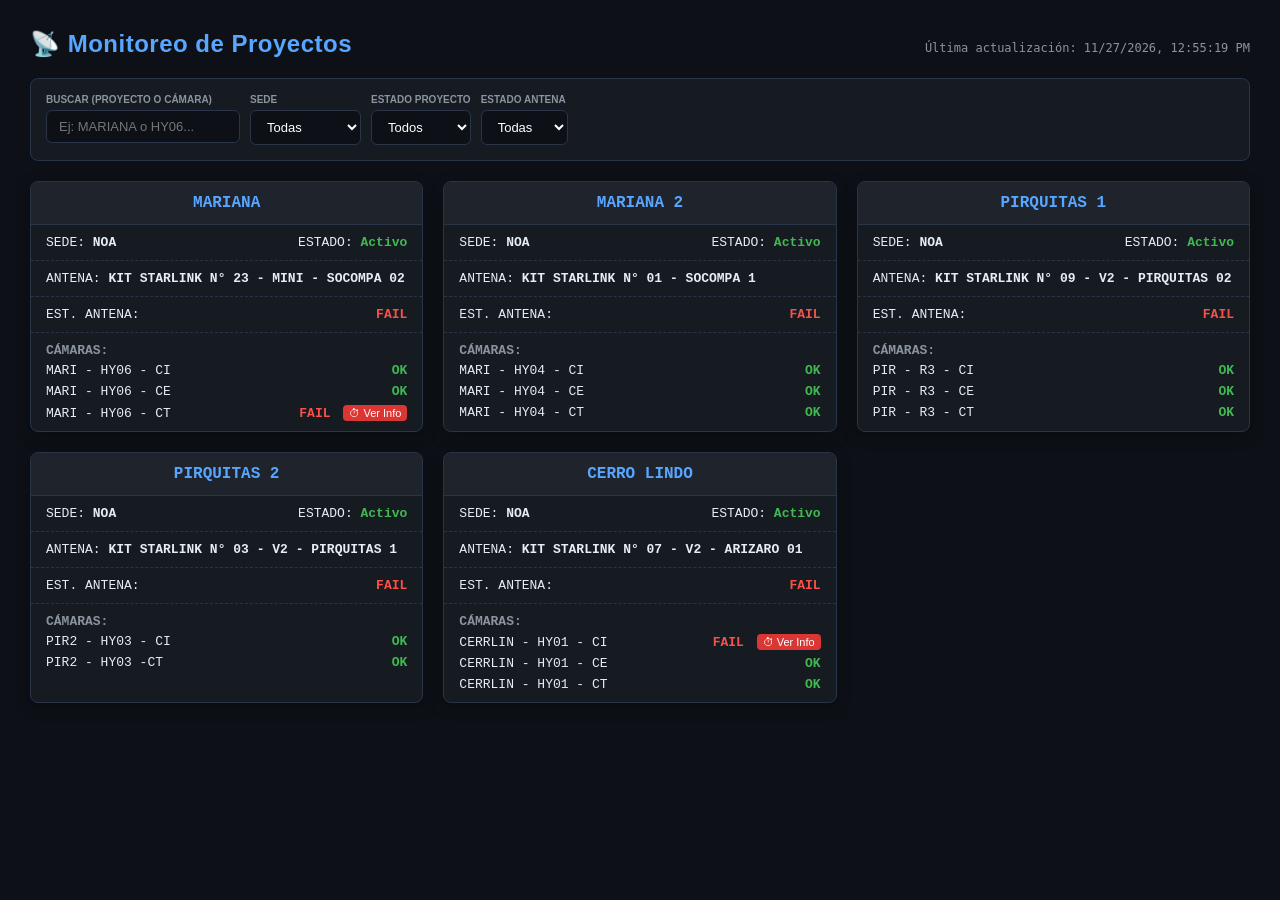
<file: index.html>
<!DOCTYPE html>
<html lang="es">
<head>
  <meta charset="UTF-8">
  <meta name="viewport" content="width=device-width, initial-scale=1.0">
  <title>Monitoreo · CONOSUR Drilling</title>
  <style>
    :root {
      --bg: #0d1117; 
      --surface: #161b22; 
      --border: #2a3449; 
      --text: #e6edf3;
      --text-muted: #8b949e; 
      --blue: #58a6ff; 
      --green: #3fb950; 
      --red: #f85149; 
      --amber: #d29922;
    }
    
    body { 
      background: var(--bg); 
      color: var(--text); 
      font-family: 'Segoe UI', sans-serif; 
      margin: 0; 
      padding: 30px; 
    }
    
    .container { max-width: 1400px; margin: 0 auto; }
    
    /* Header */
    .header-info { display: flex; justify-content: space-between; align-items: baseline; margin-bottom: 20px; }
    .header-info h1 { margin: 0; font-size: 24px; font-weight: 600; color: var(--blue); letter-spacing: 0.5px; }
    .header-info span { color: var(--text-muted); font-size: 12px; font-family: monospace; }
    
    /* Filtros */
    .filters-bar { display: flex; gap: 10px; margin-bottom: 20px; flex-wrap: wrap; background: var(--surface); padding: 15px; border-radius: 8px; border: 1px solid var(--border); }
    .filter-group { display: flex; flex-direction: column; gap: 5px; }
    .filter-group label { font-size: 10px; color: var(--text-muted); text-transform: uppercase; font-weight: 600; }
    .filter-group select, .filter-group input { background: var(--bg); border: 1px solid var(--border); color: white; padding: 8px 12px; border-radius: 6px; font-size: 13px; outline: none; }
    .filter-group select:focus, .filter-group input:focus { border-color: var(--blue); }
    
    /* Tarjetas */
    .grid-proyectos { display: grid; grid-template-columns: repeat(auto-fill, minmax(320px, 1fr)); gap: 20px; }
    .proj-card {
      background: var(--surface);
      border: 1px solid var(--border);
      border-radius: 8px;
      font-family: 'Courier New', monospace;
      overflow: hidden;
      box-shadow: 0 4px 15px rgba(0,0,0,0.3);
    }
    .proj-card .pc-header {
      background: #1f242c;
      text-align: center;
      padding: 12px;
      font-weight: bold;
      font-size: 16px;
      text-transform: uppercase;
      border-bottom: 1px solid var(--border);
      color: var(--blue);
    }
    .proj-card .pc-row {
      padding: 10px 15px;
      border-bottom: 1px dashed var(--border);
      display: flex;
      justify-content: space-between;
      font-size: 13px;
    }
    .proj-card .pc-row:last-child { border-bottom: none; }
    
    /* Sección de cámaras */
    .proj-card .pc-cams { padding: 10px 15px; }
    .proj-card .pc-cams .pc-cam-item { 
      display: flex; 
      justify-content: space-between; 
      margin-bottom: 6px; 
      font-size: 13px; 
      flex-direction: column; 
      align-items: flex-start; 
    }
    .proj-card .pc-cams .pc-cam-item:last-child { margin-bottom: 0; }
    .proj-card .pc-cams .pc-cam-item .cam-row { display: flex; justify-content: space-between; width: 100%; align-items: center;}
    
    /* Botón de Reloj */
    .btn-info-cam {
      background: #da3633;
      color: white;
      border: none;
      border-radius: 4px;
      padding: 2px 6px;
      font-size: 11px;
      cursor: pointer;
      margin-left: 5px;
      transition: 0.2s;
    }
    .btn-info-cam:hover { background: #f85149; }

    /* Colores de estado */
    .c-ok { color: var(--green); font-weight: bold; }
    .c-fail { color: var(--red); font-weight: bold; }
    .c-warn { color: var(--amber); font-weight: bold; }
    .c-mut { color: var(--text-muted); }

    /* MODAL (Ventana Emergente) */
    .modal-overlay {
      display: none; position: fixed; inset: 0; background: rgba(0, 0, 0, 0.8);
      backdrop-filter: blur(3px); z-index: 1000; align-items: center; justify-content: center;
    }
    .modal-box {
      background: var(--surface); border: 1px solid var(--border); border-radius: 8px;
      padding: 25px; width: 400px; box-shadow: 0 10px 30px rgba(0,0,0,0.5);
      font-family: 'Segoe UI', sans-serif;
    }
    .modal-title {
      color: var(--blue); font-size: 18px; font-weight: bold; margin-bottom: 15px;
      border-bottom: 1px solid var(--border); padding-bottom: 10px;
    }
    .modal-row {
      display: flex; justify-content: space-between; margin-bottom: 10px; font-size: 14px;
    }
    .modal-row strong { color: var(--text-muted); }
    .btn-cerrar {
      width: 100%; margin-top: 20px; padding: 10px; background: #21262d; color: white;
      border: 1px solid var(--border); border-radius: 6px; cursor: pointer; font-weight: bold;
    }
    .btn-cerrar:hover { background: #30363d; }
  </style>
</head>
<body>
  <div class="container">
    <div class="header-info">
      <h1>📡 Monitoreo de Proyectos</h1>
      <span id="last-update">Cargando datos...</span>
    </div>

    <div class="filters-bar">
      <div class="filter-group">
        <label>Buscar (Proyecto o Cámara)</label>
        <input type="text" id="filtro-nombre" onkeyup="renderizarTarjetas()" placeholder="Ej: MARIANA o HY06...">
      </div>
      <div class="filter-group">
        <label>Sede</label>
        <select id="filtro-sede" onchange="renderizarTarjetas()">
          <option value="">Todas</option>
          <option value="NOA">NOA</option>
          <option value="MENDOZA">MENDOZA</option>
          <option value="SAN JUAN">SAN JUAN</option>
        </select>
      </div>
      <div class="filter-group">
        <label>Estado Proyecto</label>
        <select id="filtro-estado-proy" onchange="renderizarTarjetas()">
          <option value="">Todos</option>
          <option value="Activo">Activo</option>
          <option value="Inactivo">Inactivo</option>
        </select>
      </div>
      <div class="filter-group">
        <label>Estado Antena</label>
        <select id="filtro-estado-ant" onchange="renderizarTarjetas()">
          <option value="">Todas</option>
          <option value="OK">OK</option>
          <option value="FAIL">FALLÓ</option>
        </select>
      </div>
    </div>

    <div class="grid-proyectos" id="grid-proyectos">
      <p style="color: var(--text-muted); grid-column: 1 / -1;">Cargando datos de proyectos...</p>
    </div>
  </div>

  <!-- VENTANA EMERGENTE (MODAL) -->
  <div id="modalCamara" class="modal-overlay" onclick="cerrarModal(event)">
    <div class="modal-box" onclick="event.stopPropagation()">
      <div class="modal-title" id="modal-cam-name">Nombre de la Cámara</div>
      
      <div class="modal-row">
        <strong>Estado Actual:</strong>
        <span class="c-fail">OFFLINE (Desconectada)</span>
      </div>
      
      <div class="modal-row">
        <strong>Última Conexión:</strong>
        <span id="modal-cam-fecha">Cargando...</span>
      </div>

      <div class="modal-row">
        <strong>Tiempo Caída:</strong>
        <span id="modal-cam-tiempo" style="color: var(--amber);">Calculando...</span>
      </div>
      
      <button class="btn-cerrar" onclick="cerrarModal()">CERRAR VENTANA</button>
    </div>
  </div>

  <script>
    let proyectosList = [];

    async function cargarDatos() {
      try {
        const res = await fetch("datos.json?t=" + new Date().getTime());
        if (!res.ok) throw new Error("No se encontró datos.json");
        
        const data = await res.json();
        proyectosList = data.proyectos || [];
        
        if (data.timestamp) {
          document.getElementById('last-update').innerText = `Última actualización: ${new Date(data.timestamp).toLocaleString()}`;
        }
        
        renderizarTarjetas();
      } catch (e) {
        document.getElementById('grid-proyectos').innerHTML = `<p style="color: var(--red); grid-column: 1 / -1;">Error al cargar datos: ${e.message}</p>`;
      }
    }

    function renderizarTarjetas() {
      const grid = document.getElementById('grid-proyectos');
      
      const fNombre = document.getElementById('filtro-nombre').value.toLowerCase();
      const fSede = document.getElementById('filtro-sede').value;
      const fEstadoProy = document.getElementById('filtro-estado-proy').value;
      const fEstadoAnt = document.getElementById('filtro-estado-ant').value;

      let filtrados = proyectosList.filter(p => {
        const matchNombreProy = p.nombre.toLowerCase().includes(fNombre);
        const matchNombreCam = p.camaras.some(c => (c.name || "").toLowerCase().includes(fNombre) || (c.tipo || "").toLowerCase().includes(fNombre));
        const matchNombre = matchNombreProy || matchNombreCam;

        const matchSede = fSede === "" || p.sede === fSede;
        const matchProy = fEstadoProy === "" || p.estado_proyecto === fEstadoProy;
        const matchAnt = fEstadoAnt === "" || (p.antena && p.antena.estado === fEstadoAnt);
        
        return matchNombre && matchSede && matchProy && matchAnt;
      });

      if(filtrados.length === 0) { 
        grid.innerHTML = '<p style="color:var(--text-muted); grid-column: 1 / -1;">No hay proyectos que coincidan con los filtros.</p>'; 
        return; 
      }

      grid.innerHTML = filtrados.map(p => {
        const antOk = p.antena && p.antena.estado === 'OK';
        
        const camsHtml = p.camaras.map(c => {
          let botonInfo = "";
          if (c.estado === 'FAIL') {
             const cData = encodeURIComponent(JSON.stringify(c));
             botonInfo = `<button class="btn-info-cam" onclick="abrirModal('${cData}')">⏱ Ver Info</button>`;
          }

          return `
            <div class="pc-cam-item">
              <div class="cam-row">
                <span>${c.name || c.tipo}</span>
                <span>
                  <span class="${c.estado === 'OK' ? 'c-ok' : 'c-fail'}">${c.estado}</span>
                  ${botonInfo}
                </span>
              </div>
            </div>
          `;
        }).join('') || '<div class="pc-cam-item"><span class="c-mut">Sin cámaras</span></div>';

        return `
          <div class="proj-card">
            <div class="pc-header">${p.nombre}</div>
            <div class="pc-row">
              <span>SEDE: <strong>${p.sede}</strong></span>
              <span>ESTADO: <strong class="${p.estado_proyecto === 'Activo' ? 'c-ok' : 'c-warn'}">${p.estado_proyecto}</strong></span>
            </div>
            <div class="pc-row">
              <span>ANTENA: <strong>${p.antena.nombre}</strong></span>
            </div>
            <div class="pc-row">
              <span>EST. ANTENA:</span>
              <span class="${antOk ? 'c-ok' : 'c-fail'}">${p.antena.estado}</span>
            </div>
            <div class="pc-cams">
              <div class="pc-row" style="padding:0; border:none; margin-bottom:5px; color:var(--text-muted); font-weight:bold;">CÁMARAS:</div>
              ${camsHtml}
            </div>
          </div>
        `;
      }).join('');
    }

    // LÓGICA DEL MODAL
    function abrirModal(cDataJson) {
      const cam = JSON.parse(decodeURIComponent(cDataJson));
      
      document.getElementById('modal-cam-name').innerText = cam.name || cam.tipo;
      
      const fechaEl = document.getElementById('modal-cam-fecha');
      const tiempoEl = document.getElementById('modal-cam-tiempo');

      if (cam.ultima_conexion) {
        const fechaCaida = new Date(cam.ultima_conexion * 1000);
        fechaEl.innerText = fechaCaida.toLocaleString();
        fechaEl.style.color = "var(--text)";

        const ahora = new Date();
        const diffMs = ahora - fechaCaida;
        const diffMins = Math.floor(diffMs / 60000);
        
        let tiempoStr = "";
        if (diffMins < 60) {
          tiempoStr = `Hace ${diffMins} minutos`;
        } else if (diffMins < 1440) {
          const horas = Math.floor(diffMins / 60);
          tiempoStr = `Hace ${horas} horas y ${diffMins % 60} mins`;
        } else {
          const dias = Math.floor(diffMins / 1440);
          tiempoStr = `Hace ${dias} días`;
        }
        tiempoEl.innerText = tiempoStr;
      } else {
        fechaEl.innerText = "Sin registro previo";
        fechaEl.style.color = "var(--text-muted)";
        tiempoEl.innerText = "Desconocido";
      }

      document.getElementById('modalCamara').style.display = 'flex';
    }

    function cerrarModal(e) {
      if(e && e.target !== e.currentTarget) return; 
      document.getElementById('modalCamara').style.display = 'none';
    }

    cargarDatos();
    setInterval(cargarDatos, 5 * 60 * 1000);
  </script>
</body>
</html>
</file>
